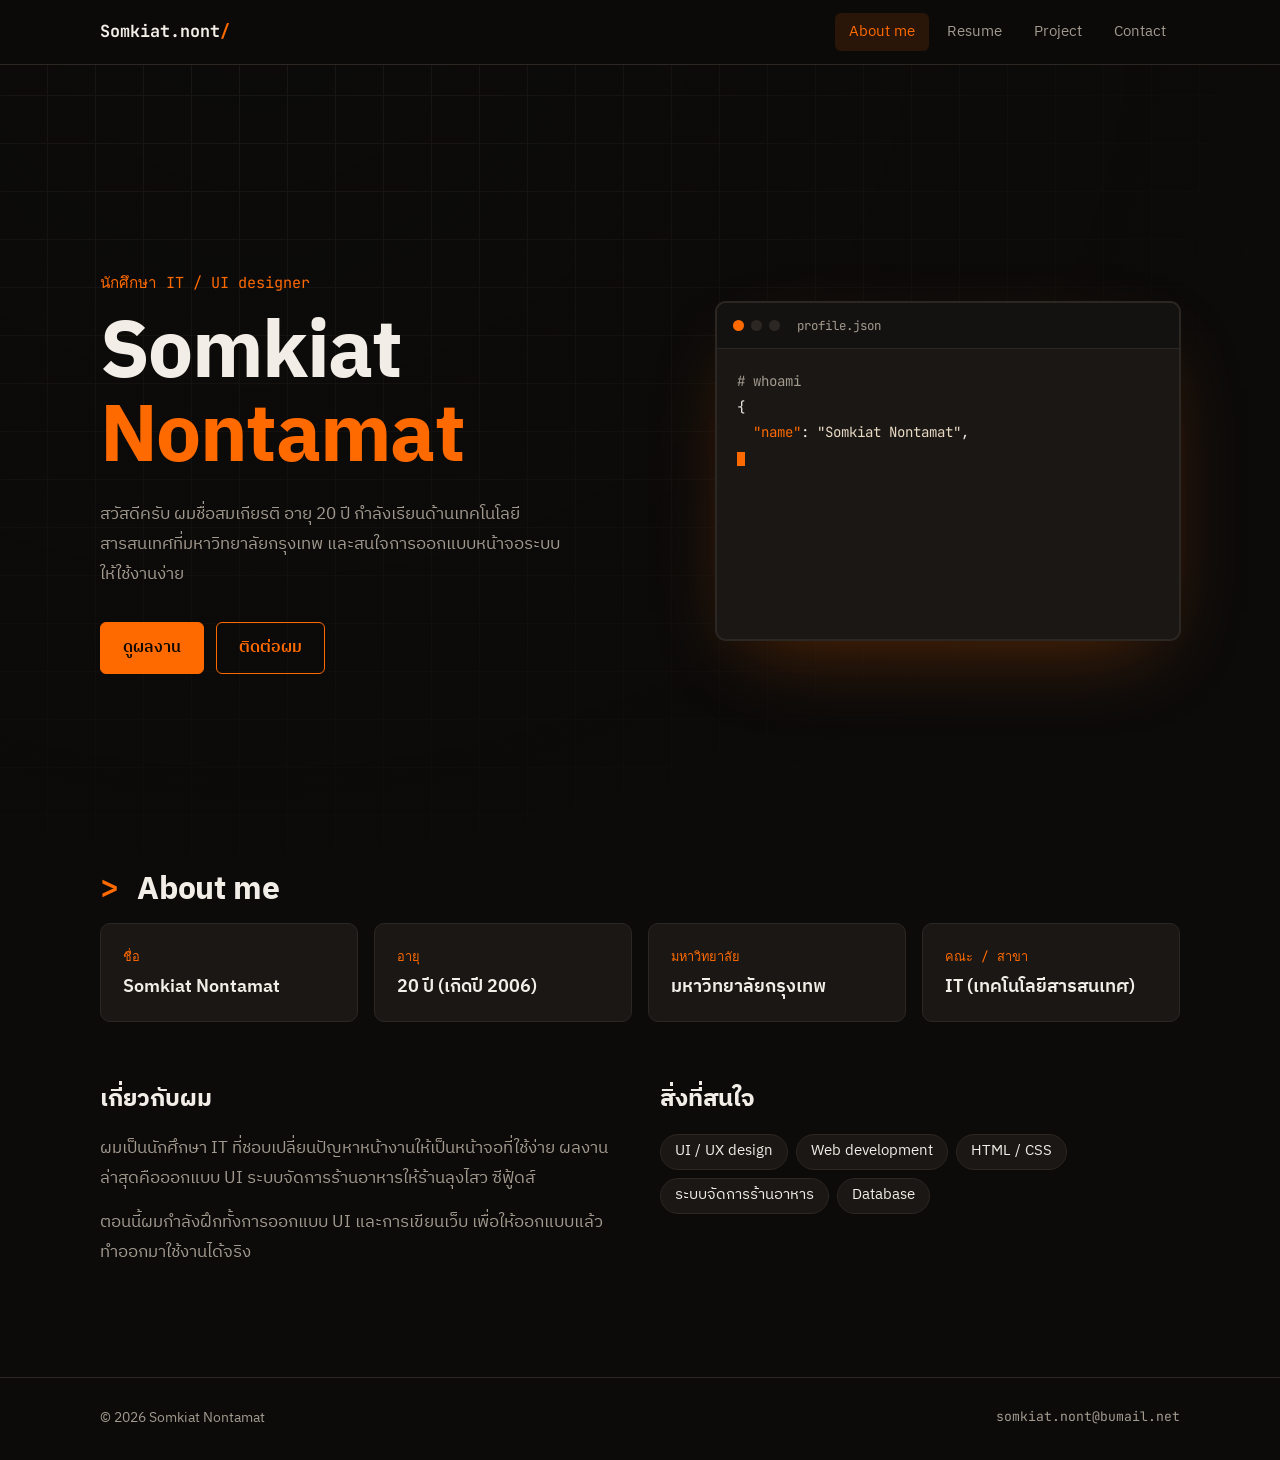
<file: index.html>
<!DOCTYPE html>
<html lang="th">
<head>
<meta charset="utf-8">
<meta name="viewport" content="width=device-width,initial-scale=1">
<title>About me | Somkiat Nontamat</title>
<meta name="description" content="Portfolio ของ Somkiat Nontamat นักศึกษา IT มหาวิทยาลัยกรุงเทพ">
<meta name="theme-color" content="#0c0b0a">
<link rel="icon" href="data:image/svg+xml,%3Csvg xmlns='http://www.w3.org/2000/svg' viewBox='0 0 32 32'%3E%3Crect width='32' height='32' rx='6' fill='%230c0b0a'/%3E%3Ctext x='16' y='22' font-family='monospace' font-size='16' font-weight='700' text-anchor='middle' fill='%23ff6a00'%3Esn%3C/text%3E%3C/svg%3E">
<link rel="preconnect" href="https://fonts.googleapis.com">
<link rel="preconnect" href="https://fonts.gstatic.com" crossorigin>
<link href="https://fonts.googleapis.com/css2?family=IBM+Plex+Sans+Thai:wght@400;500;600;700&family=JetBrains+Mono:wght@400;700&display=swap" rel="stylesheet">
<link rel="stylesheet" href="css/style.css">
</head>
<body>
<header class="site-header"><div class="wrap nav">
<a class="logo" href="index.html" aria-label="Somkiat Nontamat หน้าแรก">Somkiat.nont<b>/</b></a>
<button class="menu-btn" aria-expanded="false" aria-controls="menu">เมนู</button>
<nav aria-label="เมนูหลัก"><ul id="menu"><li><a href="index.html" aria-current="page">About me</a></li><li><a href="resume.html">Resume</a></li><li><a href="projects.html">Project</a></li><li><a href="contact.html">Contact</a></li></ul></nav>
</div></header>
<main><div class="wrap">
<section class="hero">
<div>
<span class="role">นักศึกษา IT / UI designer</span>
<h1><span>Somkiat</span><span class="o">Nontamat</span></h1>
<p>สวัสดีครับ ผมชื่อสมเกียรติ อายุ 20 ปี กำลังเรียนด้านเทคโนโลยีสารสนเทศที่มหาวิทยาลัยกรุงเทพ และสนใจการออกแบบหน้าจอระบบให้ใช้งานง่าย</p>
<div class="actions"><a class="btn primary" href="projects.html">ดูผลงาน</a><a class="btn ghost" href="contact.html">ติดต่อผม</a></div>
</div>
<div class="panel term" aria-hidden="true">
<div class="term-bar"><i></i><i></i><i></i><span>profile.json</span></div>
<pre id="typed"></pre>
</div>
</section>

<section class="section" id="about">
<h2 class="page-title" style="font-size:2rem">About me</h2>
<dl class="facts">
<div class="panel fact"><dt>ชื่อ</dt><dd>Somkiat Nontamat</dd></div>
<div class="panel fact"><dt>อายุ</dt><dd>20 ปี (เกิดปี 2006)</dd></div>
<div class="panel fact"><dt>มหาวิทยาลัย</dt><dd>มหาวิทยาลัยกรุงเทพ</dd></div>
<div class="panel fact"><dt>คณะ / สาขา</dt><dd>IT (เทคโนโลยีสารสนเทศ)</dd></div>
</dl>
<div class="about-body">
<div>
<h2>เกี่ยวกับผม</h2>
<!-- TODO: แก้ข้อความนี้เป็นของตัวเอง -->
<p>ผมเป็นนักศึกษา IT ที่ชอบเปลี่ยนปัญหาหน้างานให้เป็นหน้าจอที่ใช้ง่าย ผลงานล่าสุดคือออกแบบ UI ระบบจัดการร้านอาหารให้ร้านลุงไสว ซีฟู้ดส์</p>
<p>ตอนนี้ผมกำลังฝึกทั้งการออกแบบ UI และการเขียนเว็บ เพื่อให้ออกแบบแล้วทำออกมาใช้งานได้จริง</p>
</div>
<div>
<h2>สิ่งที่สนใจ</h2>
<!-- TODO: แก้รายการเป็นของตัวเอง -->
<ul class="tags"><li>UI / UX design</li><li>Web development</li><li>HTML / CSS</li><li>ระบบจัดการร้านอาหาร</li><li>Database</li></ul>
</div>
</div>
</section>
</div></main>
<footer><div class="wrap"><span>© 2026 Somkiat Nontamat</span><span class="mono">somkiat.nont@bumail.net</span></div></footer>
<script src="js/main.js"></script>
</body>
</html>
</file>
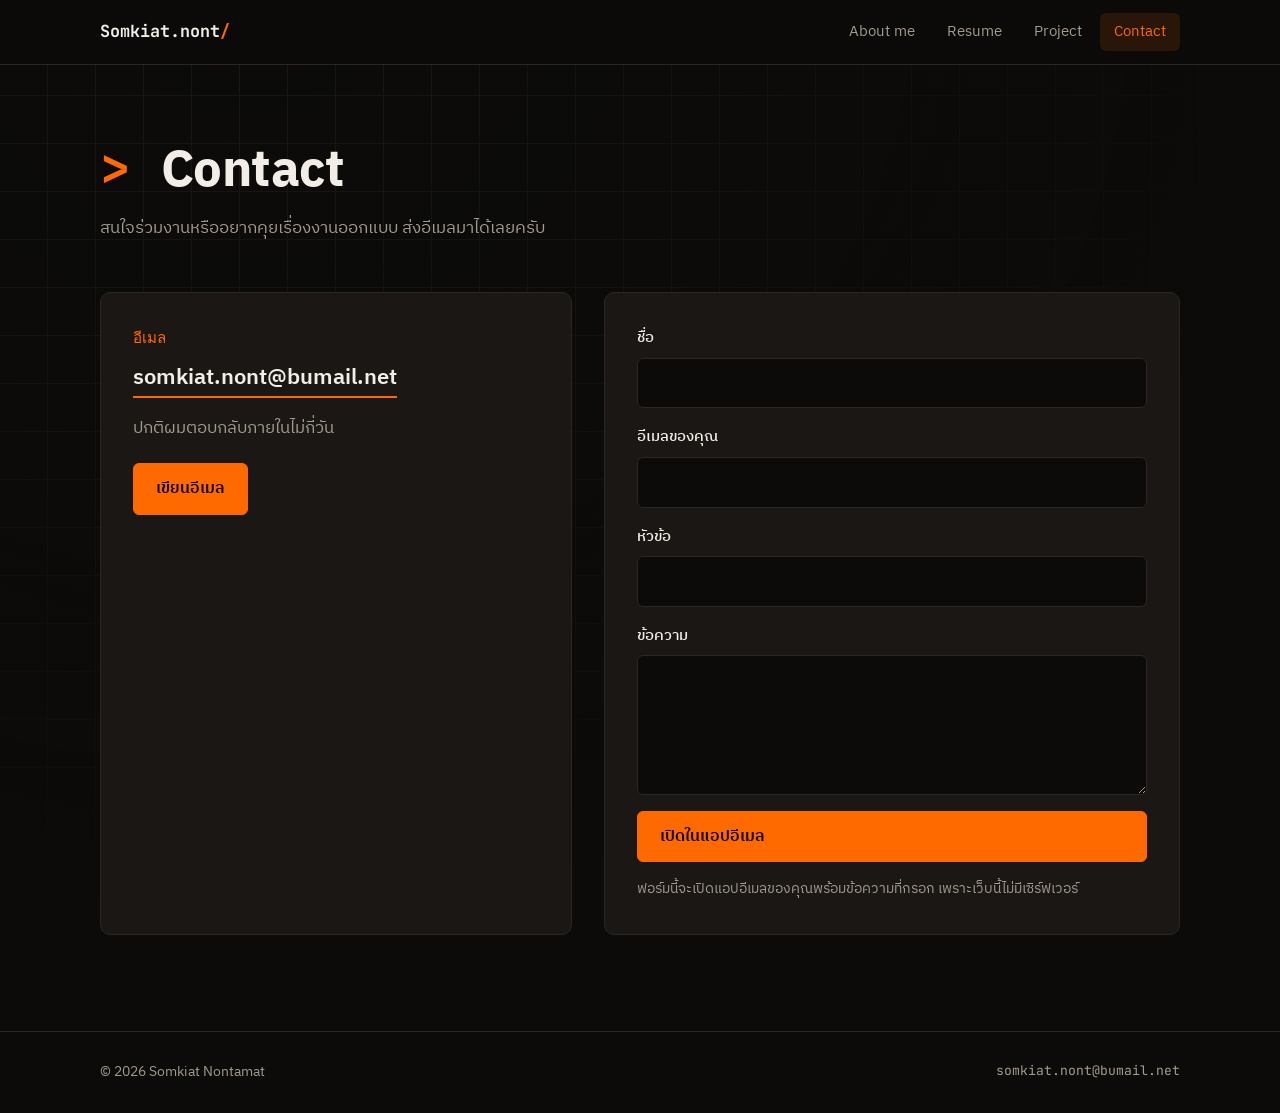
<file: contact.html>
<!DOCTYPE html>
<html lang="th">
<head>
<meta charset="utf-8">
<meta name="viewport" content="width=device-width,initial-scale=1">
<title>Contact | Somkiat Nontamat</title>
<meta name="description" content="ติดต่อ Somkiat Nontamat">
<meta name="theme-color" content="#0c0b0a">
<link rel="icon" href="data:image/svg+xml,%3Csvg xmlns='http://www.w3.org/2000/svg' viewBox='0 0 32 32'%3E%3Crect width='32' height='32' rx='6' fill='%230c0b0a'/%3E%3Ctext x='16' y='22' font-family='monospace' font-size='16' font-weight='700' text-anchor='middle' fill='%23ff6a00'%3Esn%3C/text%3E%3C/svg%3E">
<link rel="preconnect" href="https://fonts.googleapis.com">
<link rel="preconnect" href="https://fonts.gstatic.com" crossorigin>
<link href="https://fonts.googleapis.com/css2?family=IBM+Plex+Sans+Thai:wght@400;500;600;700&family=JetBrains+Mono:wght@400;700&display=swap" rel="stylesheet">
<link rel="stylesheet" href="css/style.css">
</head>
<body>
<header class="site-header"><div class="wrap nav">
<a class="logo" href="index.html" aria-label="Somkiat Nontamat หน้าแรก">Somkiat.nont<b>/</b></a>
<button class="menu-btn" aria-expanded="false" aria-controls="menu">เมนู</button>
<nav aria-label="เมนูหลัก"><ul id="menu"><li><a href="index.html">About me</a></li><li><a href="resume.html">Resume</a></li><li><a href="projects.html">Project</a></li><li><a href="contact.html" aria-current="page">Contact</a></li></ul></nav>
</div></header>
<main><div class="wrap">
<h1 class="page-title">Contact</h1>
<p class="lead">สนใจร่วมงานหรืออยากคุยเรื่องงานออกแบบ ส่งอีเมลมาได้เลยครับ</p>
<div class="contact">
<div class="panel mail-card">
<span class="role">อีเมล</span>
<a class="mail" href="mailto:somkiat.nont@bumail.net">somkiat.nont@bumail.net</a>
<p>ปกติผมตอบกลับภายในไม่กี่วัน</p>
<a class="btn primary" href="mailto:somkiat.nont@bumail.net">เขียนอีเมล</a>
</div>
<form id="mailform" class="panel">
<label>ชื่อ<input name="name" required autocomplete="name"></label>
<label>อีเมลของคุณ<input name="email" type="email" required autocomplete="email"></label>
<label>หัวข้อ<input name="subject" required></label>
<label>ข้อความ<textarea name="message" required></textarea></label>
<button class="btn primary" type="submit">เปิดในแอปอีเมล</button>
<p class="note">ฟอร์มนี้จะเปิดแอปอีเมลของคุณพร้อมข้อความที่กรอก เพราะเว็บนี้ไม่มีเซิร์ฟเวอร์</p>
</form>
</div>
</div></main>
<footer><div class="wrap"><span>© 2026 Somkiat Nontamat</span><span class="mono">somkiat.nont@bumail.net</span></div></footer>
<script src="js/main.js"></script>
</body>
</html>
</file>
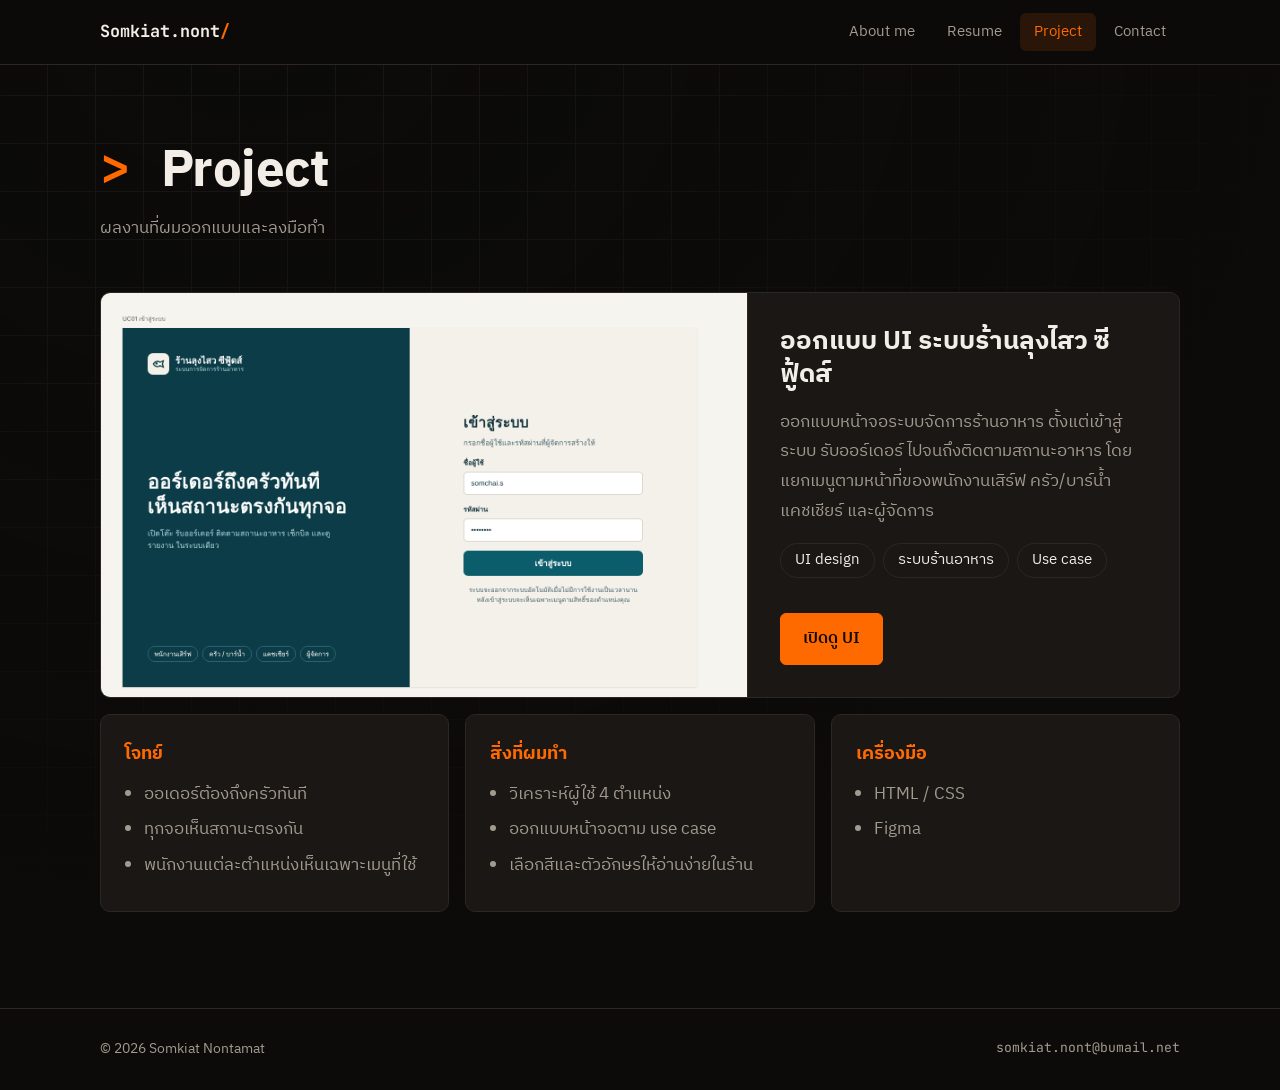
<file: projects.html>
<!DOCTYPE html>
<html lang="th">
<head>
<meta charset="utf-8">
<meta name="viewport" content="width=device-width,initial-scale=1">
<title>Project | Somkiat Nontamat</title>
<meta name="description" content="ผลงานออกแบบ UI ระบบร้านลุงไสว ซีฟู้ดส์">
<meta name="theme-color" content="#0c0b0a">
<link rel="icon" href="data:image/svg+xml,%3Csvg xmlns='http://www.w3.org/2000/svg' viewBox='0 0 32 32'%3E%3Crect width='32' height='32' rx='6' fill='%230c0b0a'/%3E%3Ctext x='16' y='22' font-family='monospace' font-size='16' font-weight='700' text-anchor='middle' fill='%23ff6a00'%3Esn%3C/text%3E%3C/svg%3E">
<link rel="preconnect" href="https://fonts.googleapis.com">
<link rel="preconnect" href="https://fonts.gstatic.com" crossorigin>
<link href="https://fonts.googleapis.com/css2?family=IBM+Plex+Sans+Thai:wght@400;500;600;700&family=JetBrains+Mono:wght@400;700&display=swap" rel="stylesheet">
<link rel="stylesheet" href="css/style.css">
</head>
<body>
<header class="site-header"><div class="wrap nav">
<a class="logo" href="index.html" aria-label="Somkiat Nontamat หน้าแรก">Somkiat.nont<b>/</b></a>
<button class="menu-btn" aria-expanded="false" aria-controls="menu">เมนู</button>
<nav aria-label="เมนูหลัก"><ul id="menu"><li><a href="index.html">About me</a></li><li><a href="resume.html">Resume</a></li><li><a href="projects.html" aria-current="page">Project</a></li><li><a href="contact.html">Contact</a></li></ul></nav>
</div></header>
<main><div class="wrap">
<h1 class="page-title">Project</h1>
<p class="lead">ผลงานที่ผมออกแบบและลงมือทำ</p>
<article class="panel project">
<a class="shot" href="projects/uncle-sawai-ui.html" target="_blank" rel="noopener" aria-label="เปิดดู UI ระบบร้านลุงไสว ซีฟู้ดส์">
<img src="assets/uncle-sawai-preview.png" alt="หน้าเข้าสู่ระบบของระบบร้านลุงไสว ซีฟู้ดส์ พื้นเขียวเข้มและฟอร์มล็อกอิน" width="1440" height="900">
</a>
<div class="project-info">
<h2>ออกแบบ UI ระบบร้านลุงไสว ซีฟู้ดส์</h2>
<p>ออกแบบหน้าจอระบบจัดการร้านอาหาร ตั้งแต่เข้าสู่ระบบ รับออร์เดอร์ ไปจนถึงติดตามสถานะอาหาร โดยแยกเมนูตามหน้าที่ของพนักงานเสิร์ฟ ครัว/บาร์น้ำ แคชเชียร์ และผู้จัดการ</p>
<ul class="tags"><li>UI design</li><li>ระบบร้านอาหาร</li><li>Use case</li></ul>
<div class="actions"><a class="btn primary" href="projects/uncle-sawai-ui.html" target="_blank" rel="noopener">เปิดดู UI</a></div>
</div>
</article>
<div class="detail">
<div class="panel"><h3>โจทย์</h3><ul><li>ออเดอร์ต้องถึงครัวทันที</li><li>ทุกจอเห็นสถานะตรงกัน</li><li>พนักงานแต่ละตำแหน่งเห็นเฉพาะเมนูที่ใช้</li></ul></div>
<div class="panel"><h3>สิ่งที่ผมทำ</h3><ul><li>วิเคราะห์ผู้ใช้ 4 ตำแหน่ง</li><li>ออกแบบหน้าจอตาม use case</li><li>เลือกสีและตัวอักษรให้อ่านง่ายในร้าน</li></ul></div>
<div class="panel"><h3>เครื่องมือ</h3><ul><li>HTML / CSS</li><li>Figma</li></ul></div>
</div>
<!-- TODO: แก้รายละเอียดโจทย์/เครื่องมือให้ตรงกับงานจริง -->
</div></main>
<footer><div class="wrap"><span>© 2026 Somkiat Nontamat</span><span class="mono">somkiat.nont@bumail.net</span></div></footer>
<script src="js/main.js"></script>
</body>
</html>
</file>
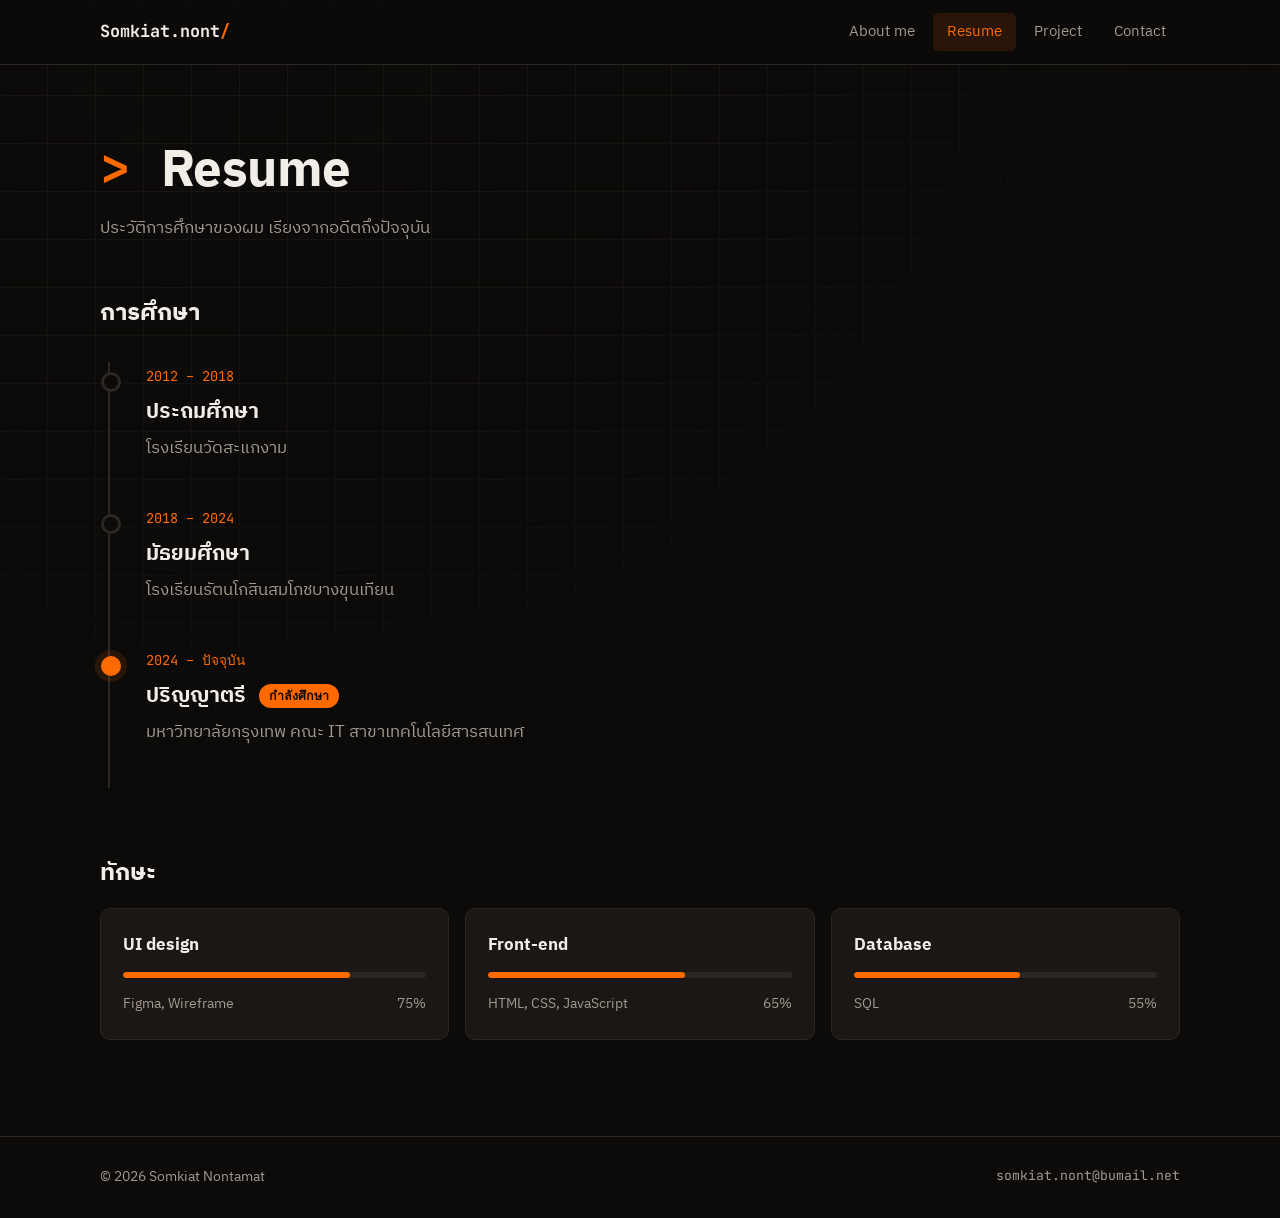
<file: resume.html>
<!DOCTYPE html>
<html lang="th">
<head>
<meta charset="utf-8">
<meta name="viewport" content="width=device-width,initial-scale=1">
<title>Resume | Somkiat Nontamat</title>
<meta name="description" content="ประวัติการศึกษาและทักษะของ Somkiat Nontamat">
<meta name="theme-color" content="#0c0b0a">
<link rel="icon" href="data:image/svg+xml,%3Csvg xmlns='http://www.w3.org/2000/svg' viewBox='0 0 32 32'%3E%3Crect width='32' height='32' rx='6' fill='%230c0b0a'/%3E%3Ctext x='16' y='22' font-family='monospace' font-size='16' font-weight='700' text-anchor='middle' fill='%23ff6a00'%3Esn%3C/text%3E%3C/svg%3E">
<link rel="preconnect" href="https://fonts.googleapis.com">
<link rel="preconnect" href="https://fonts.gstatic.com" crossorigin>
<link href="https://fonts.googleapis.com/css2?family=IBM+Plex+Sans+Thai:wght@400;500;600;700&family=JetBrains+Mono:wght@400;700&display=swap" rel="stylesheet">
<link rel="stylesheet" href="css/style.css">
</head>
<body>
<header class="site-header"><div class="wrap nav">
<a class="logo" href="index.html" aria-label="Somkiat Nontamat หน้าแรก">Somkiat.nont<b>/</b></a>
<button class="menu-btn" aria-expanded="false" aria-controls="menu">เมนู</button>
<nav aria-label="เมนูหลัก"><ul id="menu"><li><a href="index.html">About me</a></li><li><a href="resume.html" aria-current="page">Resume</a></li><li><a href="projects.html">Project</a></li><li><a href="contact.html">Contact</a></li></ul></nav>
</div></header>
<main><div class="wrap">
<h1 class="page-title">Resume</h1>
<p class="lead">ประวัติการศึกษาของผม เรียงจากอดีตถึงปัจจุบัน</p>
<section aria-labelledby="edu">
<h2 id="edu" style="margin-bottom:28px;font-size:1.5rem">การศึกษา</h2>
<!-- TODO: ตรวจปีการศึกษาให้ตรงกับจริง (ปีที่ใส่เป็นการประมาณ) -->
<ol class="timeline">
<li><span class="when">2012 – 2018</span><h3>ประถมศึกษา</h3><p>โรงเรียนวัดสะแกงาม</p></li>
<li><span class="when">2018 – 2024</span><h3>มัธยมศึกษา</h3><p>โรงเรียนรัตนโกสินสมโภชบางขุนเทียน</p></li>
<li class="now"><span class="when">2024 – ปัจจุบัน</span><h3>ปริญญาตรี <span class="badge">กำลังศึกษา</span></h3><p>มหาวิทยาลัยกรุงเทพ คณะ IT สาขาเทคโนโลยีสารสนเทศ</p></li>
</ol>
</section>
<section class="section" aria-labelledby="sk">
<h2 id="sk">ทักษะ</h2>
<!-- TODO: ปรับทักษะและระดับให้ตรงกับจริง -->
<div class="skills">
<div class="panel skill"><h3>UI design</h3><div class="bar" role="img" aria-label="ระดับ 75%"><i style="width:75%"></i></div><small><span>Figma, Wireframe</span><span>75%</span></small></div>
<div class="panel skill"><h3>Front-end</h3><div class="bar" role="img" aria-label="ระดับ 65%"><i style="width:65%"></i></div><small><span>HTML, CSS, JavaScript</span><span>65%</span></small></div>
<div class="panel skill"><h3>Database</h3><div class="bar" role="img" aria-label="ระดับ 55%"><i style="width:55%"></i></div><small><span>SQL</span><span>55%</span></small></div>
</div>
</section>
</div></main>
<footer><div class="wrap"><span>© 2026 Somkiat Nontamat</span><span class="mono">somkiat.nont@bumail.net</span></div></footer>
<script src="js/main.js"></script>
</body>
</html>
</file>
<file: css/style.css>
:root{
  --bg:#0c0b0a; --bg-2:#141210; --panel:#1a1714; --line:#2c2722;
  --text:#f2ede6; --muted:#a39a8f; --orange:#ff6a00; --orange-2:#ff8a33; --orange-dim:rgba(255,106,0,.12);
  --sans:"IBM Plex Sans Thai","IBM Plex Sans",system-ui,sans-serif;
  --mono:"JetBrains Mono",ui-monospace,Menlo,monospace;
  --r:6px;
}
*{box-sizing:border-box;margin:0;padding:0}
html{scroll-behavior:smooth}
body{background:var(--bg);color:var(--text);font-family:var(--sans);font-size:17px;line-height:1.75;
  background-image:linear-gradient(var(--line) 1px,transparent 1px),linear-gradient(90deg,var(--line) 1px,transparent 1px);
  background-size:48px 48px;background-position:-1px -1px;background-attachment:fixed}
body::before{content:"";position:fixed;inset:0;background:radial-gradient(ellipse at 20% 0%,rgba(12,11,10,.55),var(--bg) 75%);pointer-events:none;z-index:-1}
a{color:inherit;text-decoration:none}
img{max-width:100%;display:block}
:focus-visible{outline:2px solid var(--orange);outline-offset:3px;border-radius:3px}
.wrap{width:min(1080px,100% - 32px);margin-inline:auto}

/* header */
.site-header{position:sticky;top:0;z-index:50;background:rgba(12,11,10,.85);backdrop-filter:blur(10px);border-bottom:1px solid var(--line)}
.nav{display:flex;align-items:center;justify-content:space-between;height:64px}
.logo{font-family:var(--mono);font-weight:700;font-size:1.05rem}
.logo b{color:var(--orange)}
.nav ul{display:flex;gap:4px;list-style:none}
.nav ul a{display:block;padding:6px 14px;border-radius:var(--r);color:var(--muted);font-size:.95rem;transition:color .15s,background .15s}
.nav ul a:hover{color:var(--text)}
.nav ul a[aria-current="page"]{color:var(--orange);background:var(--orange-dim)}
.menu-btn{display:none;background:none;border:1px solid var(--line);color:var(--text);padding:6px 12px;border-radius:var(--r);font:inherit;cursor:pointer}

/* layout */
main{padding:72px 0 96px}
.page-title{font-size:clamp(2rem,5vw,3.2rem);font-weight:700;line-height:1.2;margin-bottom:12px;letter-spacing:-.01em}
.page-title::before{content:"> ";color:var(--orange);font-family:var(--mono)}
.lead{color:var(--muted);max-width:60ch;margin-bottom:48px}
.btn{display:inline-flex;align-items:center;gap:8px;padding:11px 22px;border-radius:var(--r);font-weight:600;border:1px solid var(--orange);transition:transform .15s,background .15s;cursor:pointer;font-family:inherit;font-size:1rem}
.btn.primary{background:var(--orange);color:#120a02}
.btn.primary:hover{background:var(--orange-2);transform:translateY(-2px)}
.btn.ghost{color:var(--orange);background:transparent}
.btn.ghost:hover{background:var(--orange-dim)}
.panel{background:var(--panel);border:1px solid var(--line);border-radius:10px}

/* hero */
.hero{display:grid;grid-template-columns:1.1fr .9fr;gap:48px;align-items:center;min-height:calc(100vh - 64px - 168px)}
.hero h1{font-size:clamp(2.6rem,7vw,5rem);line-height:1.05;font-weight:700;letter-spacing:-.02em;margin:14px 0 20px}
.hero h1 span{display:block}
.hero h1 .o{color:var(--orange)}
.role{font-family:var(--mono);color:var(--orange);font-size:.95rem}
.hero p{color:var(--muted);max-width:46ch;margin-bottom:32px}
.actions{display:flex;gap:12px;flex-wrap:wrap}
.term{overflow:hidden;box-shadow:0 0 0 1px var(--line),0 30px 80px -30px rgba(255,106,0,.35)}
.term-bar{display:flex;gap:7px;padding:12px 16px;border-bottom:1px solid var(--line);background:var(--bg-2);align-items:center}
.term-bar i{width:11px;height:11px;border-radius:50%;background:var(--line)}
.term-bar i:first-child{background:var(--orange)}
.term-bar span{margin-left:10px;font-family:var(--mono);font-size:.78rem;color:var(--muted)}
.term pre{font-family:var(--mono);font-size:.88rem;line-height:1.8;padding:20px;white-space:pre-wrap;min-height:290px}
.term .k{color:var(--orange)} .term .s{color:#e8d9c4} .term .c{color:var(--muted)}
.cursor{display:inline-block;width:8px;height:1em;background:var(--orange);vertical-align:text-bottom;animation:blink 1s steps(1) infinite}
@keyframes blink{50%{opacity:0}}

/* facts */
.facts{display:grid;grid-template-columns:repeat(auto-fit,minmax(220px,1fr));gap:16px;margin-top:8px}
.fact{padding:22px}
.fact dt{font-family:var(--mono);font-size:.8rem;color:var(--orange);margin-bottom:6px}
.fact dd{font-size:1.1rem;font-weight:600;line-height:1.4}
.about-body{display:grid;grid-template-columns:1fr 1fr;gap:40px;margin-top:56px}
.about-body h2,.section h2{font-size:1.5rem;margin-bottom:14px}
.about-body p{color:var(--muted);margin-bottom:14px}
.tags{display:flex;flex-wrap:wrap;gap:8px;list-style:none}
.tags li{border:1px solid var(--line);background:var(--panel);padding:4px 14px;border-radius:999px;font-size:.92rem}
.tags li:hover{border-color:var(--orange);color:var(--orange)}

/* resume timeline */
.timeline{position:relative;list-style:none;margin-left:8px;padding-left:36px;border-left:2px solid var(--line)}
.timeline li{position:relative;padding-bottom:40px}
.timeline li::before{content:"";position:absolute;left:-45px;top:10px;width:14px;height:14px;border-radius:50%;background:var(--bg);border:3px solid var(--line)}
.timeline li.now::before{border-color:var(--orange);background:var(--orange);box-shadow:0 0 0 6px var(--orange-dim)}
.timeline .when{font-family:var(--mono);font-size:.85rem;color:var(--orange)}
.timeline h3{font-size:1.3rem;margin:2px 0 4px}
.timeline p{color:var(--muted)}
.badge{display:inline-block;margin-left:8px;font-size:.78rem;font-family:var(--mono);padding:1px 10px;border-radius:999px;background:var(--orange);color:#120a02;vertical-align:middle}
.section{margin-top:64px}
.skills{display:grid;grid-template-columns:repeat(auto-fit,minmax(240px,1fr));gap:16px}
.skill{padding:22px}
.skill h3{font-size:1.05rem;margin-bottom:12px}
.bar{height:6px;background:var(--line);border-radius:3px;margin:8px 0 14px;overflow:hidden}
.bar i{display:block;height:100%;background:var(--orange);border-radius:3px}
.skill small{color:var(--muted);display:flex;justify-content:space-between}

/* project */
.project{display:grid;grid-template-columns:1.2fr .8fr;gap:0;overflow:hidden}
.shot{display:block;border-right:1px solid var(--line);background:#000;overflow:hidden}
.shot img{width:100%;height:100%;object-fit:cover;object-position:top left;transition:transform .5s}
.shot:hover img{transform:scale(1.03)}
.project-info{padding:32px;display:flex;flex-direction:column;gap:16px}
.project-info h2{font-size:1.6rem;line-height:1.3}
.project-info p{color:var(--muted)}
.project-info .actions{margin-top:auto}
.detail{display:grid;grid-template-columns:repeat(auto-fit,minmax(260px,1fr));gap:16px;margin-top:16px}
.detail .panel{padding:24px}
.detail h3{font-size:1.1rem;margin-bottom:10px;color:var(--orange)}
.detail ul{margin-left:1.1em;color:var(--muted)}
.detail li{margin-bottom:6px}

/* contact */
.contact{display:grid;grid-template-columns:.9fr 1.1fr;gap:32px}
.mail-card{padding:32px}
.mail-card .role{margin-bottom:8px;display:block}
.mail-card a.mail{font-size:clamp(1.05rem,2.4vw,1.35rem);font-weight:600;word-break:break-all;border-bottom:2px solid var(--orange)}
.mail-card p{color:var(--muted);margin:16px 0 20px}
form{padding:32px;display:grid;gap:16px}
label{display:grid;gap:6px;font-weight:500;font-size:.95rem}
input,textarea{font:inherit;background:var(--bg);color:var(--text);border:1px solid var(--line);border-radius:var(--r);padding:11px 14px}
input:focus,textarea:focus{border-color:var(--orange);outline:none;box-shadow:0 0 0 3px var(--orange-dim)}
textarea{min-height:140px;resize:vertical}
.note{font-size:.85rem;color:var(--muted)}

footer{border-top:1px solid var(--line);padding:28px 0;color:var(--muted);font-size:.9rem;background:var(--bg)}
footer .wrap{display:flex;justify-content:space-between;gap:12px;flex-wrap:wrap}
footer .mono{font-family:var(--mono);font-size:.82rem}

@media (max-width:820px){
  body{font-size:16px}
  main{padding:48px 0 64px}
  .hero,.about-body,.project,.contact{grid-template-columns:1fr}
  .hero{min-height:0;gap:36px}
  .shot{border-right:0;border-bottom:1px solid var(--line);aspect-ratio:16/10}
  .menu-btn{display:block}
  .nav ul{display:none;position:absolute;top:64px;left:0;right:0;flex-direction:column;background:var(--bg-2);border-bottom:1px solid var(--line);padding:8px 16px 16px}
  .nav ul.open{display:flex}
}
@media (prefers-reduced-motion:reduce){*{animation:none!important;transition:none!important;scroll-behavior:auto!important}}
</file>
